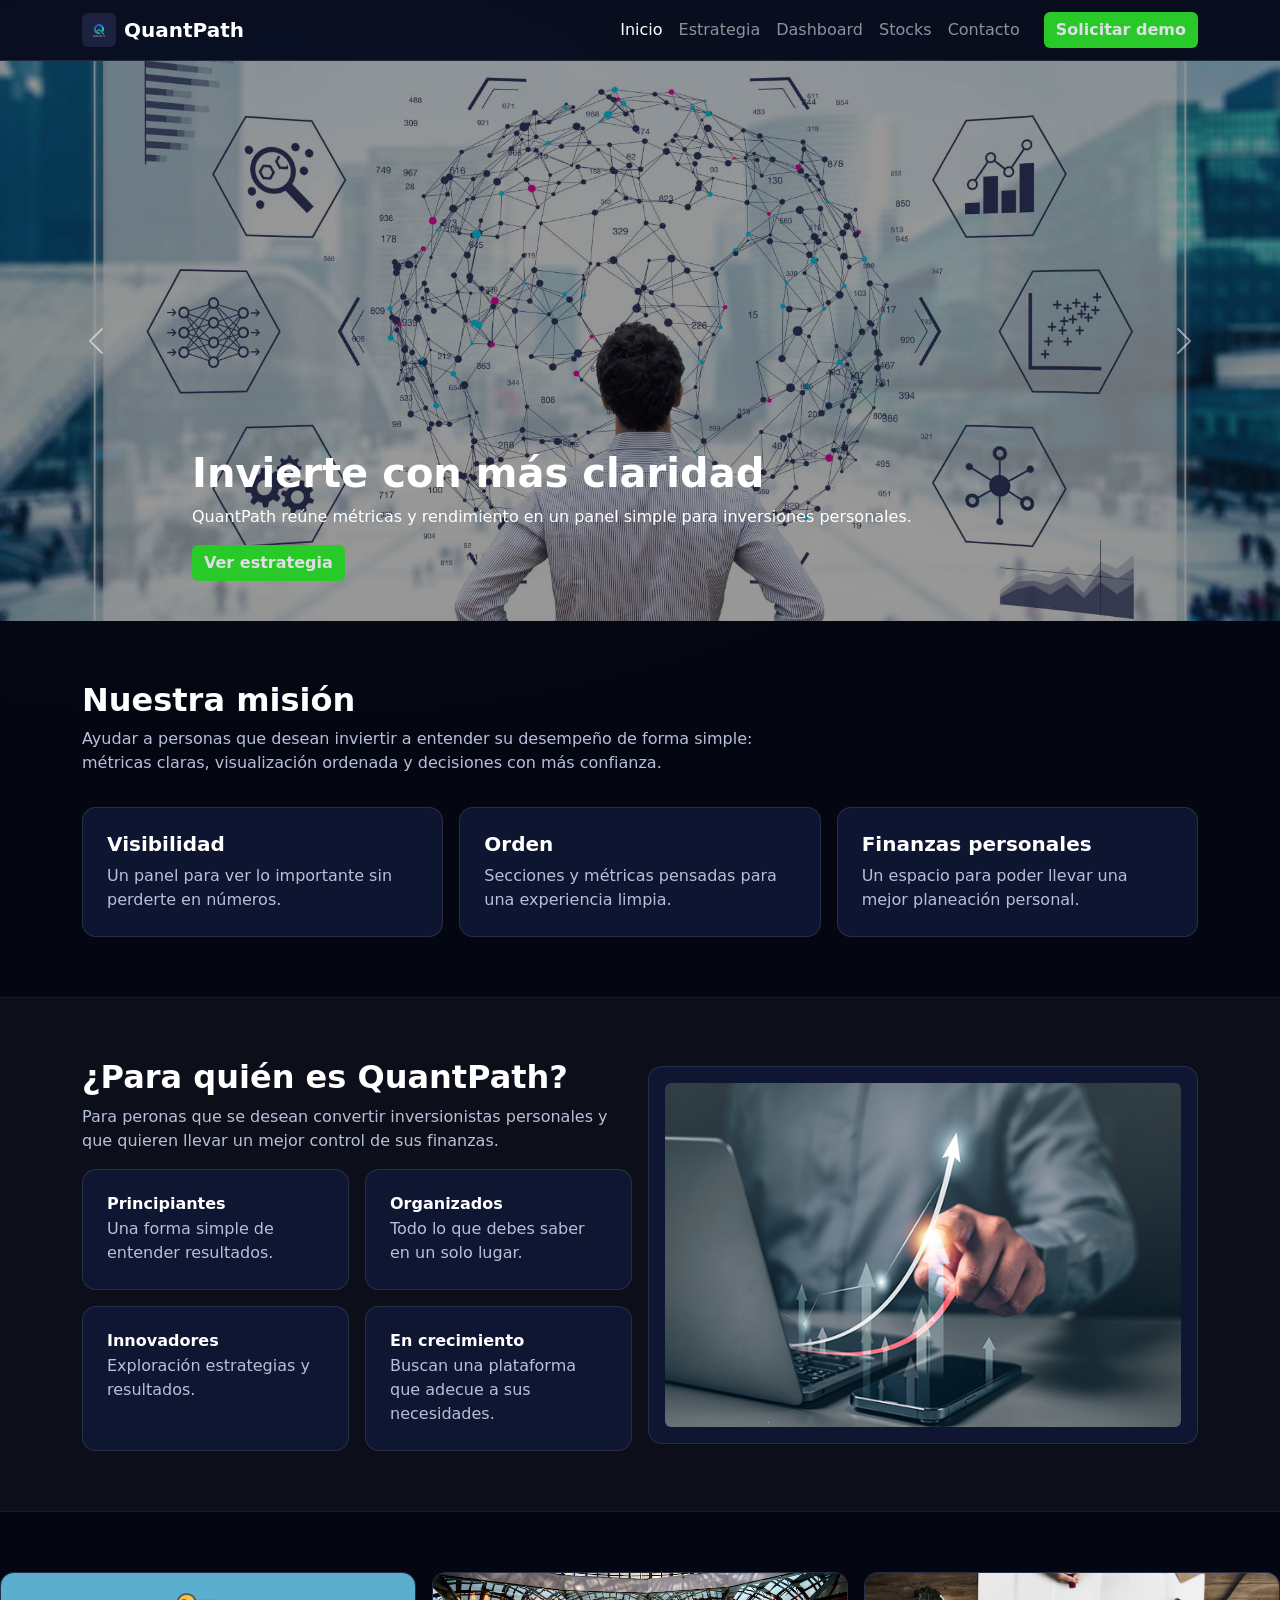
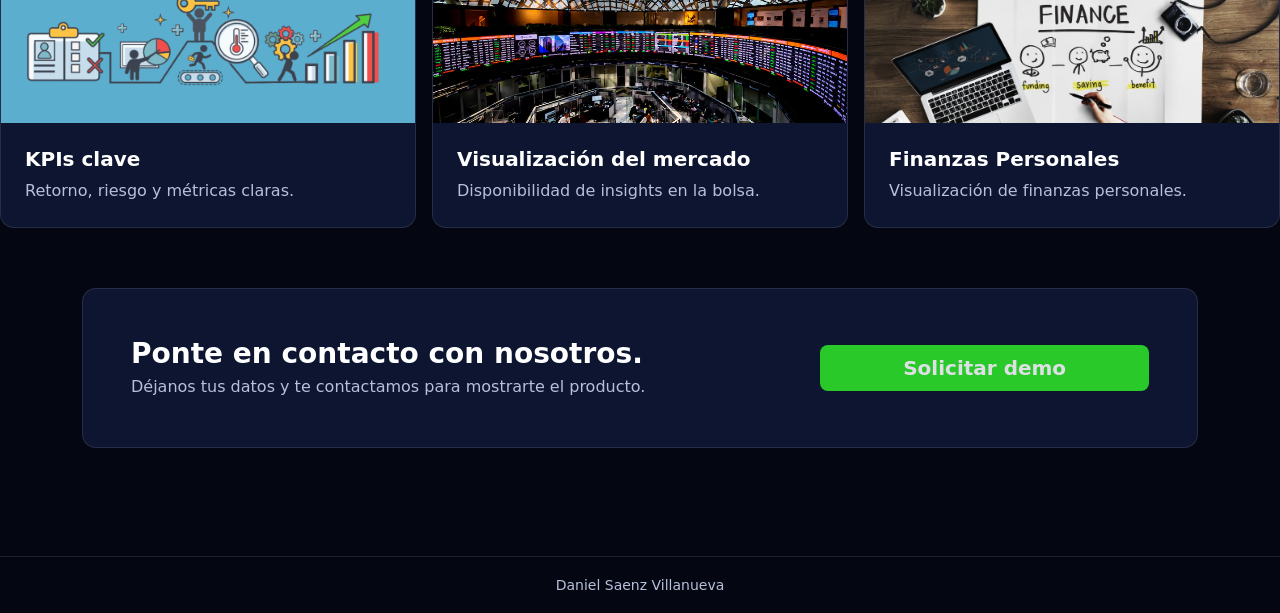
<file: index.html>
<!doctype html>
<html lang="es">
<head>
  <meta charset="utf-8">
  <meta name="viewport" content="width=device-width, initial-scale=1">
  <title>QuantPath </title>
  <!--Icono de la Pagina-->
  <link rel="shortcut icon" href="/img/logo.png" type="image/png">
  <!--Bootstrap-->
  <link href="https://cdn.jsdelivr.net/npm/bootstrap@5.3.3/dist/css/bootstrap.min.css" rel="stylesheet">
  <script src="https://cdn.jsdelivr.net/npm/bootstrap@5.3.3/dist/js/bootstrap.bundle.min.js"></script>
  <!--Link a CSS-->
  <link rel="stylesheet" href="css/styles.css">
</head>
<body>

<!-- NAVBAR -->
<nav class="navbar navbar-expand-lg navbar-dark sticky-top">
  <div class="container">
    <a class="navbar-brand fw-bold d-flex align-items-center gap-2" href="index.html">
      <img src="img/logo.png" alt="logo" width="34" height="34" class="rounded">
      QuantPath
    </a>

    <button class="navbar-toggler" type="button" data-bs-toggle="collapse" data-bs-target="#nav">
      <span class="navbar-toggler-icon"></span>
    </button>

    <div class="collapse navbar-collapse" id="nav">
      <ul class="navbar-nav ms-auto">
        <li class="nav-item"><a class="nav-link active" href="index.html">Inicio</a></li>
        <li class="nav-item"><a class="nav-link" href="estrategia.html">Estrategia</a></li>
        <li class="nav-item"><a class="nav-link" href="dashboard.html">Dashboard</a></li>
        <li class="nav-item"><a class="nav-link" href="stocks.html">Stocks</a></li>
        <li class="nav-item"><a class="nav-link" href="contacto.html">Contacto</a></li>
      </ul>

      <a class="btn btn-primary-qp ms-lg-3 mt-3 mt-lg-0" href="contacto.html">
        Solicitar demo
      </a>
    </div>
  </div>
</nav>

<!-- CAROUSEL -->
<header>
  <div id="carouselQP" class="carousel slide" data-bs-ride="carousel">
    <div class="carousel-inner">

      <div class="carousel-item active">
        <img src="img/analisis_datos.jpeg" class="d-block w-100 hero-img" alt="hero 1">
        <div class="carousel-caption text-start">
          <h1 class="fw-bold">Invierte con más claridad</h1>
          <p>
            QuantPath reúne métricas y rendimiento en un panel simple para inversiones personales.
          </p>
          <a class="btn btn-primary-qp" href="estrategia.html">Ver estrategia</a>
        </div>
      </div>

      <div class="carousel-item">
        <img src="img/stocks.jpg" class="d-block w-100 hero-img" alt="hero 2">
        <div class="carousel-caption">
          <h2 class="fw-bold">Métricas que se entienden</h2>
          <p>
            KPIs claros y una vista ordenada. 
          </p>
          <a class="btn btn-outline-light" href="dashboard.html">Ver dashboard</a>
        </div>
      </div>

      <div class="carousel-item">
        <img src="img/inversion.png" class="d-block w-100 hero-img" alt="hero 3">
        <div class="carousel-caption text-end">
          <h2 class="fw-bold">Herramienta para gestionar tu dinero</h2>
          <p>
            Un espacio para tus finanzas y análisis del mercado.
          </p>
          <a class="btn btn-outline-light" href="stocks.html">Explorar stocks</a>
        </div>
      </div>

    </div>

    <button class="carousel-control-prev" type="button" data-bs-target="#carouselQP" data-bs-slide="prev">
      <span class="carousel-control-prev-icon"></span>
      <span class="visually-hidden">Anterior</span>
    </button>
    <button class="carousel-control-next" type="button" data-bs-target="#carouselQP" data-bs-slide="next">
      <span class="carousel-control-next-icon"></span>
      <span class="visually-hidden">Siguiente</span>
    </button>
  </div>
</header>

<!-- MISIÓN-->
<section class="section">
  <div class="container">
    <div class="row align-items-end mb-3">
      <div class="col-lg-8">
        <h2 class="fw-bold">Nuestra misión</h2>
        <p class="text-muted-qp mb-0">
          Ayudar a personas que desean inviertir a entender su desempeño de forma simple:
          métricas claras, visualización ordenada y decisiones con más confianza.
        </p>
      </div>
    </div>

    <div class="row g-3 mt-1">
      <div class="col-md-4">
        <div class="card-qp p-4 h-100">
          <h5 class="fw-bold">Visibilidad</h5>
          <p class="text-muted-qp mb-0">
            Un panel para ver lo importante sin perderte en números.
          </p>
        </div>
      </div>
      <div class="col-md-4">
        <div class="card-qp p-4 h-100">
          <h5 class="fw-bold">Orden</h5>
          <p class="text-muted-qp mb-0">
            Secciones y métricas pensadas para una experiencia limpia.
          </p>
        </div>
      </div>
      <div class="col-md-4">
        <div class="card-qp p-4 h-100">
          <h5 class="fw-bold">Finanzas personales</h5>
          <p class="text-muted-qp mb-0">
            Un espacio para poder llevar una mejor planeación personal.
          </p>
        </div>
      </div>
    </div>

  </div>
</section>

<!-- PARA QUIÉN ES -->
<section class="section alt-section">
  <div class="container">
    <div class="row g-3 align-items-center">
      <div class="col-lg-6">
        <h2 class="fw-bold">¿Para quién es QuantPath?</h2>
        <p class="text-muted-qp">
          Para peronas que se desean convertir inversionistas personales y que quieren llevar un mejor control de sus finanzas.
        </p>

        <div class="row g-3">
          <div class="col-sm-6">
            <div class="card-qp p-4 h-100">
              <h6 class="fw-bold mb-1">Principiantes</h6>
              <p class="text-muted-qp mb-0">Una forma simple de entender resultados.</p>
            </div>
          </div>
          <div class="col-sm-6">
            <div class="card-qp p-4 h-100">
              <h6 class="fw-bold mb-1">Organizados</h6>
              <p class="text-muted-qp mb-0">Todo lo que debes saber en un solo lugar.</p>
            </div>
          </div>
          <div class="col-sm-6">
            <div class="card-qp p-4 h-100">
              <h6 class="fw-bold mb-1">Innovadores</h6>
              <p class="text-muted-qp mb-0">Exploración estrategias y resultados.</p>
            </div>
          </div>
          <div class="col-sm-6">
            <div class="card-qp p-4 h-100">
              <h6 class="fw-bold mb-1">En crecimiento</h6>
              <p class="text-muted-qp mb-0">Buscan una plataforma que adecue a sus necesidades.</p>
            </div>
          </div>
        </div>
      </div>

      <div class="col-lg-6">
        <div class="card-qp p-3">
          <img src="img/inv_personal.jpg" class="img-fluid rounded" alt="app">
        </div>
      </div>
    </div>
  </div>
</section>

<!-- FEATURES -->
<section class="section">
  <div class="row g-3">
  <!-- Card 1 -->
  <div class="col-md-4">
    <div class="card-qp h-100 overflow-hidden">
      <img src="img/kpi.png" class="w-100 feature-img" alt="KPIs">
      <div class="p-4">
        <h5 class="fw-bold">KPIs clave</h5>
        <p class="text-muted-qp mb-0">Retorno, riesgo y métricas claras.</p>
      </div>
    </div>
  </div>

  <!-- Card 2 -->
  <div class="col-md-4">
    <div class="card-qp h-100 overflow-hidden">
      <img src="img/mercado.avif" class="w-100 feature-img" alt="Mercado">
      <div class="p-4">
        <h5 class="fw-bold">Visualización del mercado</h5>
        <p class="text-muted-qp mb-0">Disponibilidad de insights en la bolsa.</p>
      </div>
    </div>
  </div>

  <!-- Card 3 -->
  <div class="col-md-4">
    <div class="card-qp h-100 overflow-hidden">
      <img src="img/finanzas-personales.jpeg" class="w-100 feature-img" alt="Finanzas Personales">
      <div class="p-4">
        <h5 class="fw-bold">Finanzas Personales</h5>
        <p class="text-muted-qp mb-0">Visualización de finanzas personales.</p>
      </div>
    </div>
  </div>
</div>
</section>

<!-- Contacto -->
<section class="section pt-0">
  <div class="container">
    <div class="card-qp p-4 p-lg-5">
      <div class="row align-items-center g-3">
        <div class="col-lg-8">
          <h3 class="fw-bold mb-1">Ponte en contacto con nosotros.</h3>
          <p class="text-muted-qp mb-0">
            Déjanos tus datos y te contactamos para mostrarte el producto.
          </p>
        </div>
        <div class="col-lg-4 text-lg-end">
          <a class="btn btn-primary-qp btn-lg w-100 w-lg-auto" href="contacto.html">
            Solicitar demo
          </a>
        </div>
      </div>
    </div>
  </div>
</section>
<!--Footer-->
  <footer class="text-center py-3 mt-5" style="border-top: 1px solid rgba(255,255,255,.1);">
    <div class="container">
        <small class="text-muted-qp">
        Daniel Saenz Villanueva
        </small>
        </div>
    </footer>
</body>
</html>
</file>
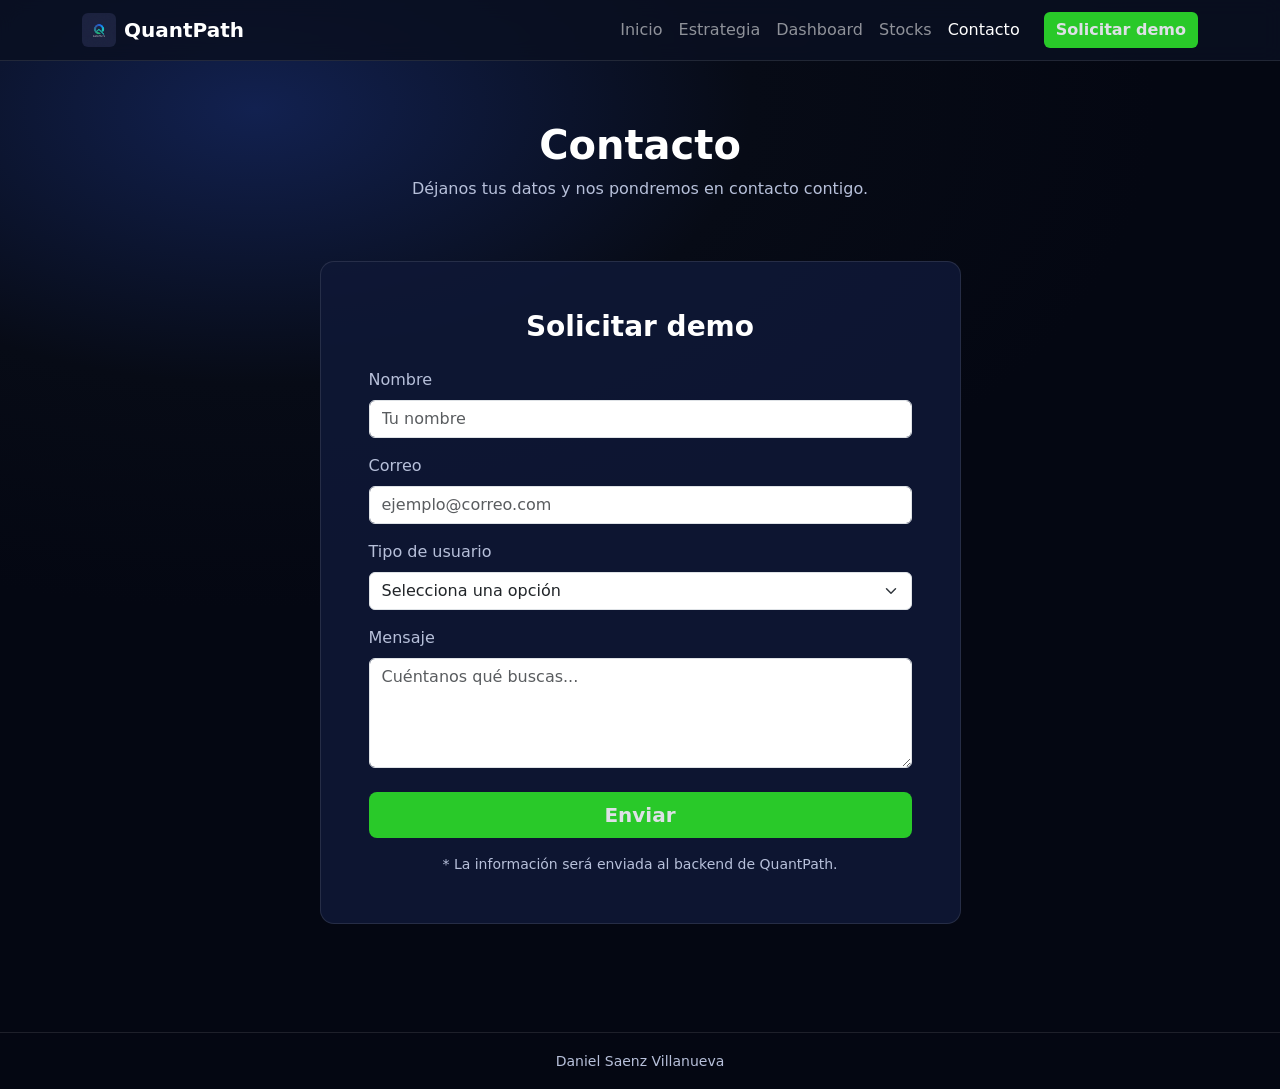
<file: contacto.html>
<!doctype html>
<html lang="es">
<head>
  <meta charset="utf-8">
  <meta name="viewport" content="width=device-width, initial-scale=1">
  <title>QuantPath </title>
  <!--Icono de la Pagina-->
  <link rel="shortcut icon" href="/img/logo.png" type="image/png">
  <!--Bootstrap-->
  <link href="https://cdn.jsdelivr.net/npm/bootstrap@5.3.3/dist/css/bootstrap.min.css" rel="stylesheet">
  <script src="https://cdn.jsdelivr.net/npm/bootstrap@5.3.3/dist/js/bootstrap.bundle.min.js"></script>
  <!--Link a CSS-->
  <link rel="stylesheet" href="css/styles.css">
</head>
<body>

<!-- NAVBAR -->
<nav class="navbar navbar-expand-lg navbar-dark sticky-top">
  <div class="container">
    <a class="navbar-brand fw-bold d-flex align-items-center gap-2" href="index.html">
      <img src="img/logo.png" alt="logo" width="34" height="34" class="rounded">
      QuantPath
    </a>

    <button class="navbar-toggler" type="button" data-bs-toggle="collapse" data-bs-target="#nav">
      <span class="navbar-toggler-icon"></span>
    </button>

    <div class="collapse navbar-collapse" id="nav">
      <ul class="navbar-nav ms-auto">
        <li class="nav-item"><a class="nav-link" href="index.html">Inicio</a></li>
        <li class="nav-item"><a class="nav-link" href="estrategia.html">Estrategia</a></li>
        <li class="nav-item"><a class="nav-link" href="dashboard.html">Dashboard</a></li>
        <li class="nav-item"><a class="nav-link" href="stocks.html">Stocks</a></li>
        <li class="nav-item"><a class="nav-link active" href="contacto.html">Contacto</a></li>
      </ul>

      <a class="btn btn-primary-qp ms-lg-3 mt-3 mt-lg-0" href="contacto.html">
        Solicitar demo
      </a>
    </div>
  </div>
</nav>

<!-- ENCABEZADO CONTACTO -->
<header class="section">
  <div class="container text-center">
    <h1 class="fw-bold">Contacto</h1>
    <p class="text-muted-qp mb-0">
      Déjanos tus datos y nos pondremos en contacto contigo.
    </p>
  </div>
</header>

<!-- FORMULARIO -->
<section class="section pt-0">
  <div class="container">
    <div class="row justify-content-center">

      <div class="col-lg-7 col-md-9">
        <div class="card-qp p-4 p-lg-5">
          <h3 class="fw-bold mb-4 text-center">Solicitar demo</h3>

          <form id="formContacto">
  <!-- Nombre -->
  <div class="mb-3">
    <label class="form-label text-muted-qp">Nombre</label>
    <input type="text" id="nombre" class="form-control" placeholder="Tu nombre" required>
  </div>

  <!-- Correo -->
  <div class="mb-3">
    <label class="form-label text-muted-qp">Correo</label>
    <input type="email" id="correo" class="form-control" placeholder="ejemplo@correo.com" required>
  </div>

  <!-- Tipo de usuario -->
  <div class="mb-3">
    <label class="form-label text-muted-qp">Tipo de usuario</label>
    <select id="tipoUsuario" class="form-select" required>
      <option value="" selected disabled>Selecciona una opción</option>
      <option>Principiante</option>
      <option>Inversionista personal</option>
      <option>Curioso del mercado</option>
      <option>Otro</option>
    </select>
  </div>

  <!-- Mensaje -->
  <div class="mb-4">
    <label class="form-label text-muted-qp">Mensaje</label>
    <textarea id="mensaje" class="form-control" rows="4" placeholder="Cuéntanos qué buscas..." required></textarea>
  </div>

  <!-- Botón -->
  <button type="submit" class="btn btn-primary-qp w-100 btn-lg">
    Enviar
  </button>

  <p class="text-muted-qp small mt-3 mb-0 text-center">
    * La información será enviada al backend de QuantPath.
  </p>
</form>

        </div>
      </div>

    </div>
  </div>
</section>

<!--Footer-->
<footer class="text-center py-3 mt-5" style="border-top: 1px solid rgba(255,255,255,.1);">
  <div class="container">
    <small class="text-muted-qp">
      Daniel Saenz Villanueva
    </small>
  </div>
</footer>

<!-- JS Contacto -->
<script src="js/contacto.js"></script>

</body>
</html>
</file>
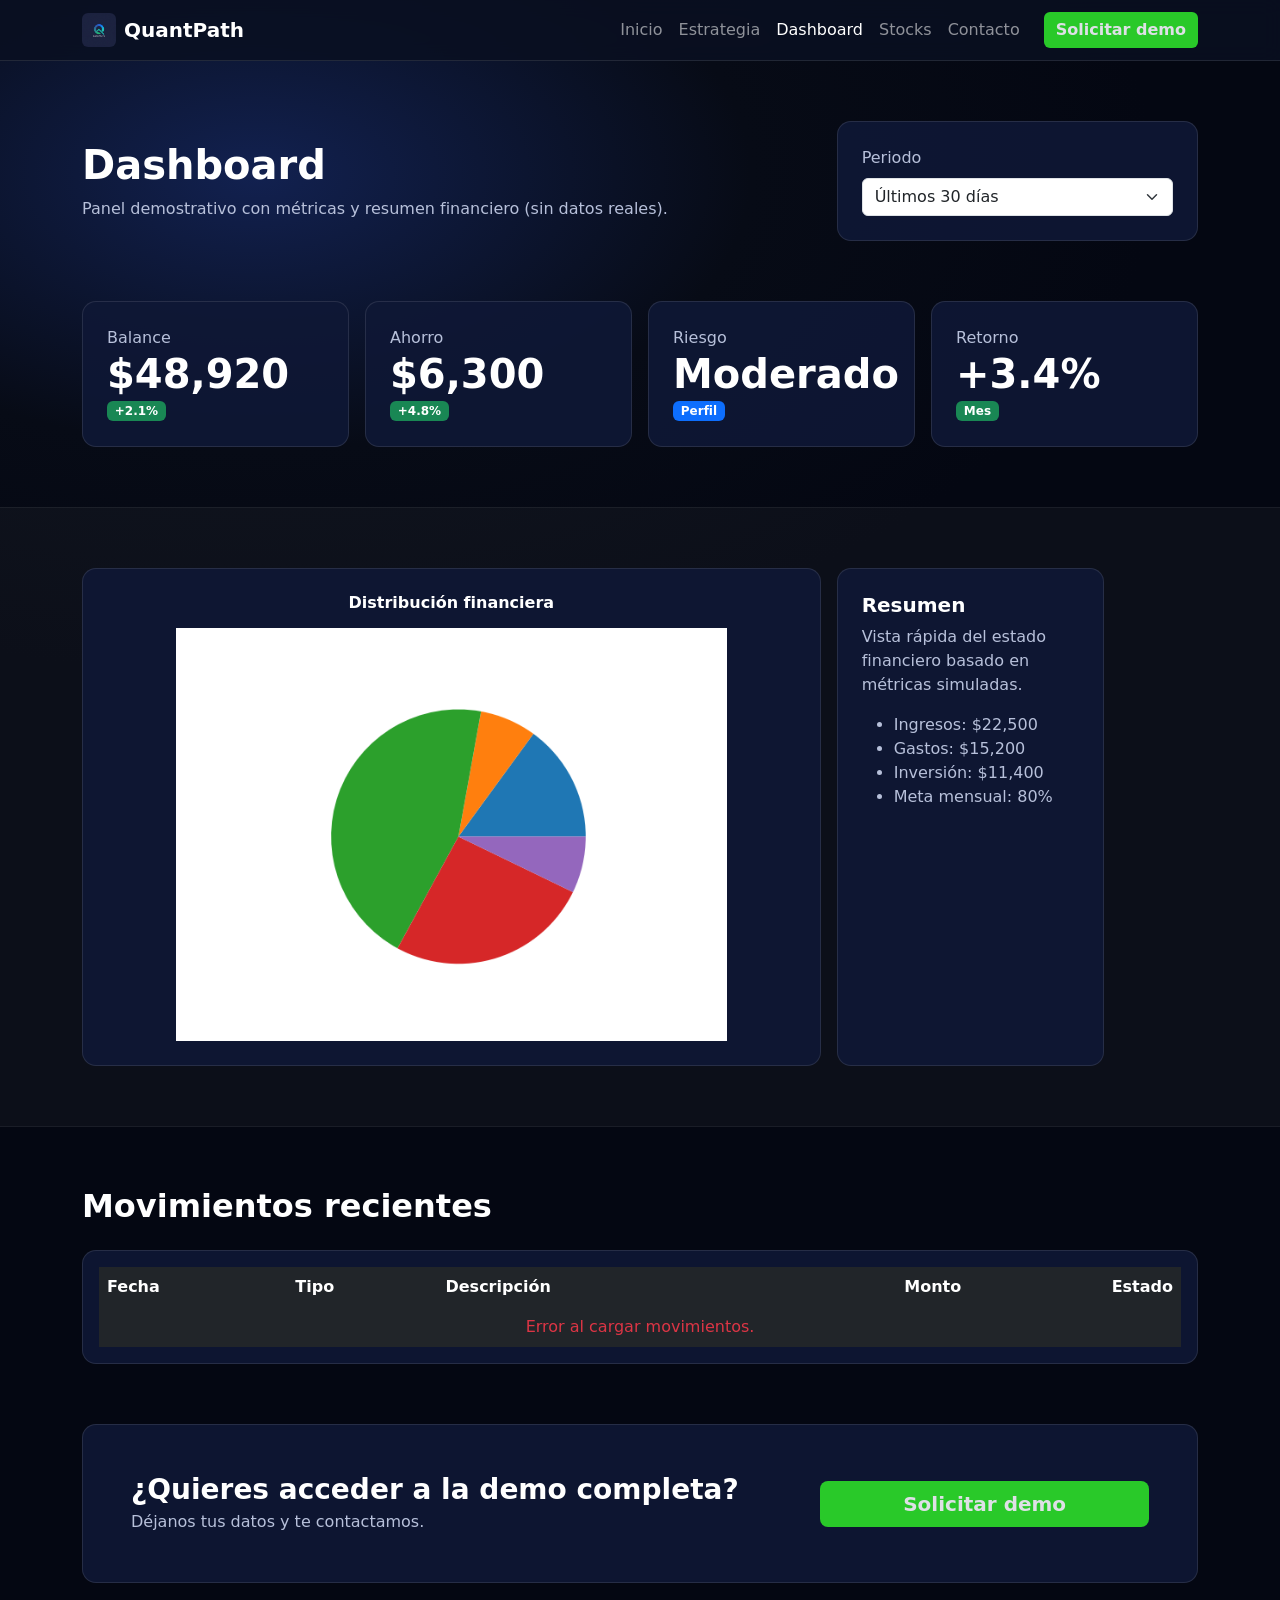
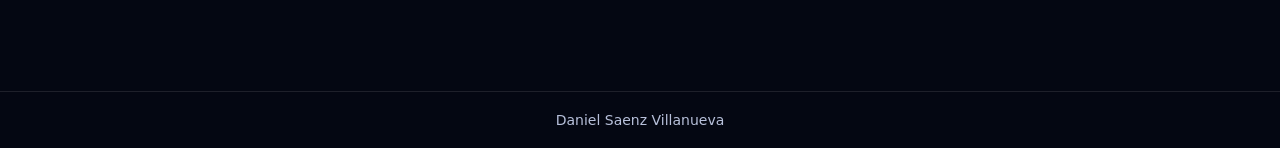
<file: dashboard.html>
<!doctype html>
<html lang="es">
<head>
  <meta charset="utf-8">
  <meta name="viewport" content="width=device-width, initial-scale=1">
  <title>QuantPath </title>
  <!--Icono de la Pagina-->
  <link rel="shortcut icon" href="/img/logo.png" type="image/png">
  <!--Bootstrap-->
  <link href="https://cdn.jsdelivr.net/npm/bootstrap@5.3.3/dist/css/bootstrap.min.css" rel="stylesheet">
  <script src="https://cdn.jsdelivr.net/npm/bootstrap@5.3.3/dist/js/bootstrap.bundle.min.js"></script>
  <!--Link a CSS-->
  <link rel="stylesheet" href="css/styles.css">
</head>
<body>

<!-- NAVBAR -->
<nav class="navbar navbar-expand-lg navbar-dark sticky-top">
  <div class="container">
    <a class="navbar-brand fw-bold d-flex align-items-center gap-2" href="index.html">
      <img src="img/logo.png" alt="logo" width="34" height="34" class="rounded">
      QuantPath
    </a>

    <button class="navbar-toggler" type="button" data-bs-toggle="collapse" data-bs-target="#nav">
      <span class="navbar-toggler-icon"></span>
    </button>

    <div class="collapse navbar-collapse" id="nav">
      <ul class="navbar-nav ms-auto">
        <li class="nav-item"><a class="nav-link" href="index.html">Inicio</a></li>
        <li class="nav-item"><a class="nav-link" href="estrategia.html">Estrategia</a></li>
        <li class="nav-item"><a class="nav-link active" href="dashboard.html">Dashboard</a></li>
        <li class="nav-item"><a class="nav-link" href="stocks.html">Stocks</a></li>
        <li class="nav-item"><a class="nav-link" href="contacto.html">Contacto</a></li>
      </ul>

      <a class="btn btn-primary-qp ms-lg-3 mt-3 mt-lg-0" href="contacto.html">
        Solicitar demo
      </a>
    </div>
  </div>
</nav>

<!-- ENCABEZADO -->
<header class="section">
  <div class="container">
    <div class="row align-items-center g-3">
      <div class="col-lg-8">
        <h1 class="fw-bold">Dashboard</h1>
        <p class="text-muted-qp mb-0">
          Panel demostrativo con métricas y resumen financiero (sin datos reales).
        </p>
      </div>

      <div class="col-lg-4">
        <div class="card-qp p-4">
          <label class="form-label text-muted-qp mb-2">Periodo</label>
          <select class="form-select">
            <option selected>Últimos 30 días</option>
            <option>Últimos 7 días</option>
            <option>Este mes</option>
            <option>Este año</option>
          </select>
        </div>
      </div>
    </div>
  </div>
</header>

<!-- KPIS -->
<section class="section pt-0">
  <div class="container">
    <div class="row g-3">

      <div class="col-md-3">
        <div class="card-qp p-4 h-100">
          <div class="text-muted-qp">Balance</div>
          <div class="display-6 fw-bold">$48,920</div>
          <span class="badge bg-success">+2.1%</span>
        </div>
      </div>

      <div class="col-md-3">
        <div class="card-qp p-4 h-100">
          <div class="text-muted-qp">Ahorro</div>
          <div class="display-6 fw-bold">$6,300</div>
          <span class="badge bg-success">+4.8%</span>
        </div>
      </div>

      <div class="col-md-3">
        <div class="card-qp p-4 h-100">
          <div class="text-muted-qp">Riesgo</div>
          <div class="display-6 fw-bold">Moderado</div>
          <span class="badge bg-primary">Perfil</span>
        </div>
      </div>

      <div class="col-md-3">
        <div class="card-qp p-4 h-100">
          <div class="text-muted-qp">Retorno</div>
          <div class="display-6 fw-bold">+3.4%</div>
          <span class="badge bg-success">Mes</span>
        </div>
      </div>

    </div>
  </div>
</section>

<!-- GRAFICA-->
<section class="section alt-section">
  <div class="container">
    <div class="row g-3 align-items-stretch">

      <div class="col-lg-8">
          <div class="card-qp p-4 text-center">
            <h6 class="fw-bold mb-3">Distribución financiera</h6>
            <img src="img/grafica.png" class="img-fluid mx-auto d-block" 
              alt="Gráfica demo" style="max-width: 80%;">
            </div>
      </div>

      <div class="col-lg-3">
        <div class="card-qp p-4 h-100 justify-content-center">
          <h5 class="fw-bold">Resumen</h5>
          <p class="text-muted-qp">
            Vista rápida del estado financiero basado en métricas simuladas.
          </p>

          <ul class="text-muted-qp mb-0">
            <li>Ingresos: $22,500</li>
            <li>Gastos: $15,200</li>
            <li>Inversión: $11,400</li>
            <li>Meta mensual: 80%</li>
          </ul>
        </div>
      </div>

    </div>
  </div>
</section>

<!-- MOVIMIENTOS -->
<section class="section">
  <div class="container">
    <div class="row mb-3">
      <div class="col-lg-8">
        <h2 class="fw-bold">Movimientos recientes</h2>
      </div>
    </div>

    <div class="card-qp p-3">
      <div class="table-responsive">
        <table class="table table-dark table-borderless align-middle mb-0">
          <thead>
            <tr class="text-muted-qp">
              <th>Fecha</th>
              <th>Tipo</th>
              <th>Descripción</th>
              <th class="text-end">Monto</th>
              <th class="text-end">Estado</th>
            </tr>
          </thead>
          <tbody id="movimientosBody">
            <tr>
              <td colspan="5" class="text-center text-muted-qp">
                 Cargando movimientos...
              </td>
            </tr>
          </tbody>
        </table>
      </div>
    </div>

  </div>
</section>

<!-- CTA -->
<section class="section pt-0">
  <div class="container">
    <div class="card-qp p-4 p-lg-5">
      <div class="row align-items-center g-3">
        <div class="col-lg-8">
          <h3 class="fw-bold mb-1">¿Quieres acceder a la demo completa?</h3>
          <p class="text-muted-qp mb-0">
            Déjanos tus datos y te contactamos.
          </p>
        </div>
        <div class="col-lg-4 text-lg-end">
          <a class="btn btn-primary-qp btn-lg w-100 w-lg-auto" href="contacto.html">
            Solicitar demo
          </a>
        </div>
      </div>
    </div>
  </div>
</section>

<!--Footer-->
<footer class="text-center py-3 mt-5" style="border-top: 1px solid rgba(255,255,255,.1);">
  <div class="container">
    <small class="text-muted-qp">
      Daniel Saenz Villanueva
    </small>
  </div>
</footer>

<!-- JS Dashboard -->
<script src="js/dashboard.js"></script>

</body>
</html>
</file>
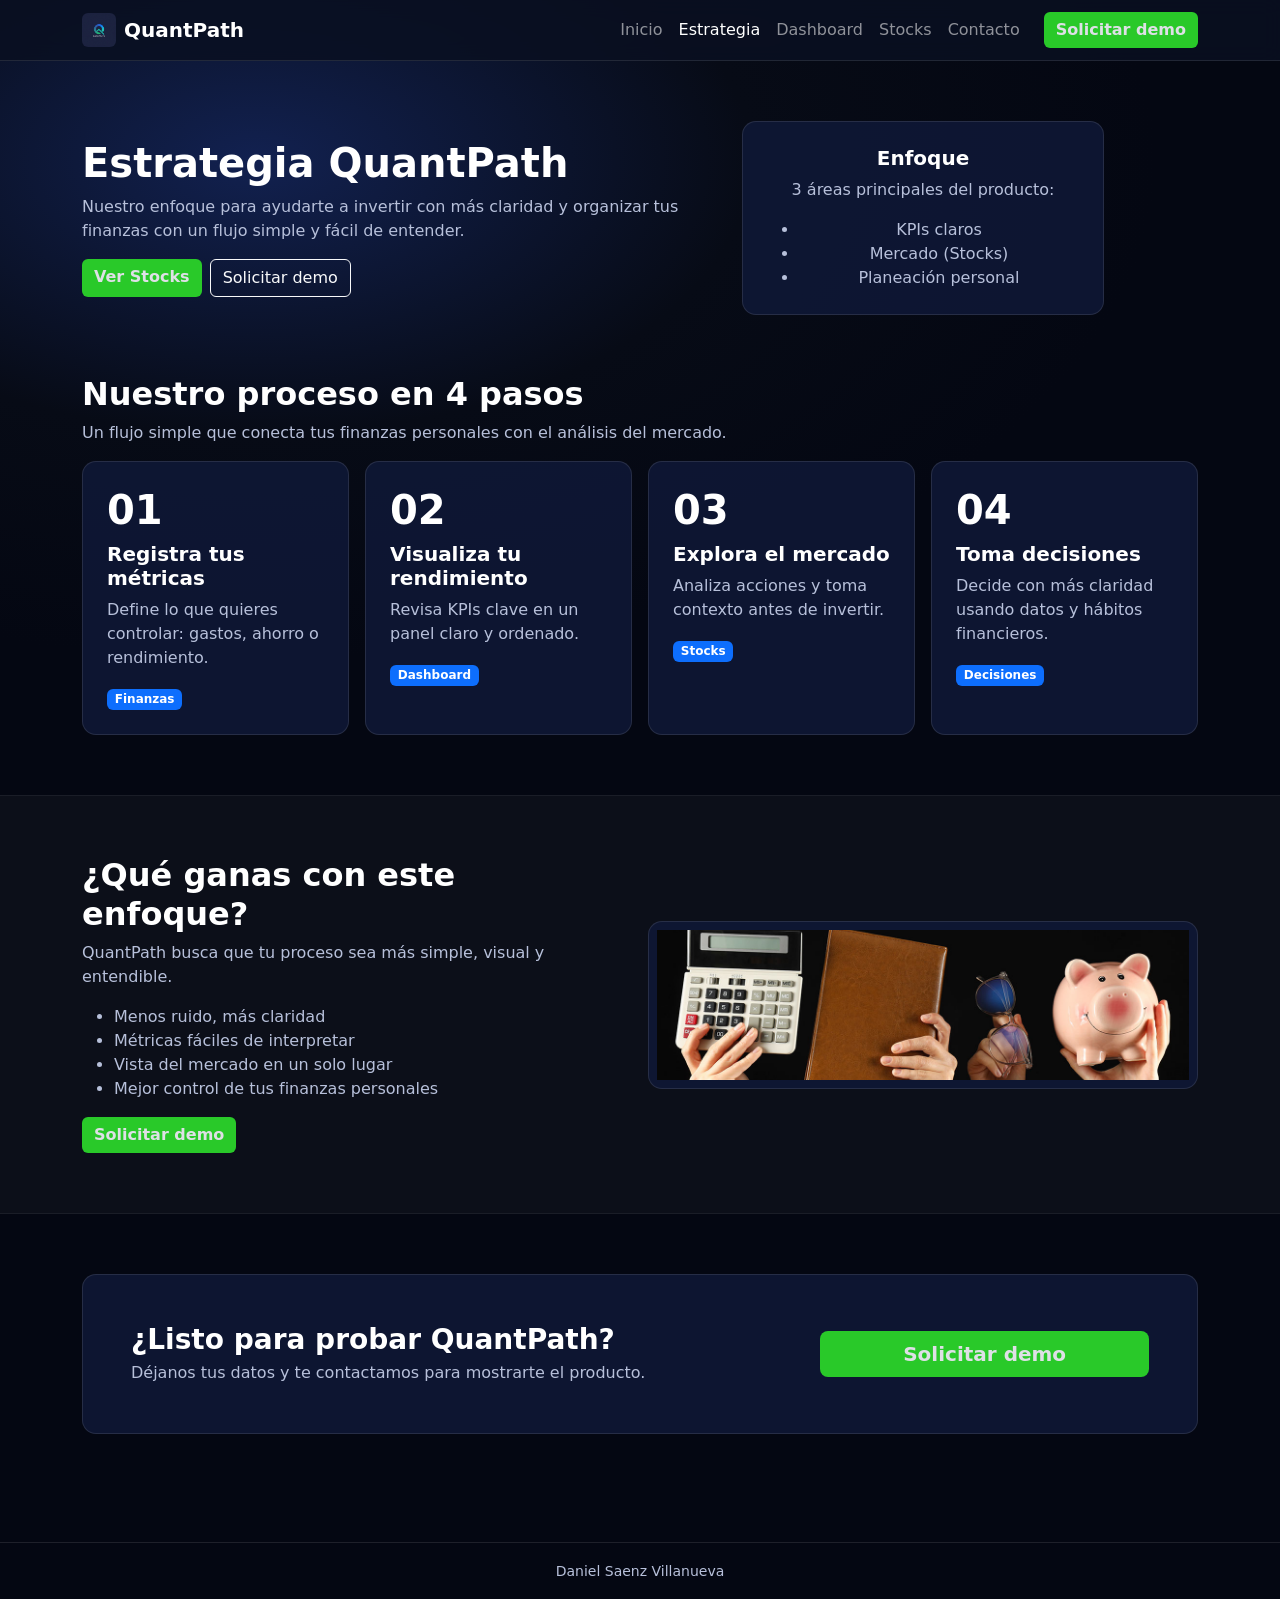
<file: estrategia.html>
<!doctype html>
<html lang="es">
<head>
  <meta charset="utf-8">
  <meta name="viewport" content="width=device-width, initial-scale=1">
  <title>QuantPath </title>
  <!--Icono de la Pagina-->
  <link rel="shortcut icon" href="/img/logo.png" type="image/png">
  <!--Bootstrap-->
  <link href="https://cdn.jsdelivr.net/npm/bootstrap@5.3.3/dist/css/bootstrap.min.css" rel="stylesheet">
  <script src="https://cdn.jsdelivr.net/npm/bootstrap@5.3.3/dist/js/bootstrap.bundle.min.js"></script>
  <!--Link a CSS-->
  <link rel="stylesheet" href="css/styles.css">
</head>
<body>

<!-- NAVBAR -->
<nav class="navbar navbar-expand-lg navbar-dark sticky-top">
  <div class="container">
    <a class="navbar-brand fw-bold d-flex align-items-center gap-2" href="index.html">
      <img src="img/logo.png" alt="logo" width="34" height="34" class="rounded">
      QuantPath
    </a>

    <button class="navbar-toggler" type="button" data-bs-toggle="collapse" data-bs-target="#nav">
      <span class="navbar-toggler-icon"></span>
    </button>

    <div class="collapse navbar-collapse" id="nav">
      <ul class="navbar-nav ms-auto">
        <li class="nav-item"><a class="nav-link" href="index.html">Inicio</a></li>
        <li class="nav-item"><a class="nav-link active" href="estrategia.html">Estrategia</a></li>
        <li class="nav-item"><a class="nav-link" href="dashboard.html">Dashboard</a></li>
        <li class="nav-item"><a class="nav-link" href="stocks.html">Stocks</a></li>
        <li class="nav-item"><a class="nav-link" href="contacto.html">Contacto</a></li>
      </ul>

      <a class="btn btn-primary-qp ms-lg-3 mt-3 mt-lg-0" href="contacto.html">
        Solicitar demo
      </a>
    </div>
  </div>
</nav>

<!-- ENCABEZADO -->
<header class="section">
  <div class="container">
    <div class="row align-items-center g-3">

      <div class="col-lg-7">
        <h1 class="fw-bold">Estrategia QuantPath</h1>
        <p class="text-muted-qp mb-3">
          Nuestro enfoque para ayudarte a invertir con más claridad y organizar tus finanzas
          con un flujo simple y fácil de entender.
        </p>

        <div class="d-flex gap-2 flex-wrap">
          <a class="btn btn-primary-qp" href="stocks.html">Ver Stocks</a>
          <a class="btn btn-outline-light" href="contacto.html">Solicitar demo</a>
        </div>
      </div>

      <div class="col-lg-4">
        <div class="card-qp p-4 text-center">
          <h5 class="fw-bold mb-2">Enfoque</h5>
          <p class="text-muted-qp mb-3">3 áreas principales del producto:</p>
          <ul class="text-muted-qp mb-0">
            <li>KPIs claros</li>
            <li>Mercado (Stocks)</li>
            <li>Planeación personal</li>
          </ul>
        </div>
      </div>

    </div>
  </div>
</header>

<!-- PASOS -->
<section class="section pt-0">
  <div class="container">
    <div class="row mb-3">
      <div class="col-lg-8">
        <h2 class="fw-bold">Nuestro proceso en 4 pasos</h2>
        <p class="text-muted-qp mb-0">
          Un flujo simple que conecta tus finanzas personales con el análisis del mercado.
        </p>
      </div>
    </div>

    <div class="row g-3">

      <!-- Paso 1 -->
      <div class="col-md-6 col-lg-3">
        <div class="card-qp p-4 h-100">
          <div class="display-6 fw-bold">01</div>
          <h5 class="fw-bold mt-2">Registra tus métricas</h5>
          <p class="text-muted-qp mb-3">
            Define lo que quieres controlar: gastos, ahorro o rendimiento.
          </p>
          <span class="badge text-bg-primary">Finanzas</span>
        </div>
      </div>

      <!-- Paso 2 -->
      <div class="col-md-6 col-lg-3">
        <div class="card-qp p-4 h-100">
          <div class="display-6 fw-bold">02</div>
          <h5 class="fw-bold mt-2">Visualiza tu rendimiento</h5>
          <p class="text-muted-qp mb-3">
            Revisa KPIs clave en un panel claro y ordenado.
          </p>
          <span class="badge text-bg-primary">Dashboard</span>
        </div>
      </div>

      <!-- Paso 3 -->
      <div class="col-md-6 col-lg-3">
        <div class="card-qp p-4 h-100">
          <div class="display-6 fw-bold">03</div>
          <h5 class="fw-bold mt-2">Explora el mercado</h5>
          <p class="text-muted-qp mb-3">
            Analiza acciones y toma contexto antes de invertir.
          </p>
          <span class="badge text-bg-primary">Stocks</span>
        </div>
      </div>

      <!-- Paso 4 -->
      <div class="col-md-6 col-lg-3">
        <div class="card-qp p-4 h-100">
          <div class="display-6 fw-bold">04</div>
          <h5 class="fw-bold mt-2">Toma decisiones</h5>
          <p class="text-muted-qp mb-3">
            Decide con más claridad usando datos y hábitos financieros.
          </p>
          <span class="badge text-bg-primary">Decisiones</span>
        </div>
      </div>

    </div>
  </div>
</section>

<!-- BENEFICIOS -->
<section class="section alt-section">
  <div class="container">
    <div class="row align-items-center g-3">

      <div class="col-lg-6">
        <h2 class="fw-bold">¿Qué ganas con este enfoque?</h2>
        <p class="text-muted-qp">
          QuantPath busca que tu proceso sea más simple, visual y entendible.
        </p>

        <ul class="text-muted-qp">
          <li>Menos ruido, más claridad</li>
          <li>Métricas fáciles de interpretar</li>
          <li>Vista del mercado en un solo lugar</li>
          <li>Mejor control de tus finanzas personales</li>
        </ul>

        <a class="btn btn-primary-qp" href="contacto.html">Solicitar demo</a>
      </div>

      <div class="col-lg-6">
        <div class="card-qp p-2 overflow-hidden">
          <img src="img/fin_per2.jpg" class="w-100 feature-img" alt="Estrategia QuantPath">
        </div>
      </div>

    </div>
  </div>
</section>

<!-- CTA FINAL -->
<section class="section">
  <div class="container">
    <div class="card-qp p-4 p-lg-5">
      <div class="row align-items-center g-3">
        <div class="col-lg-8">
          <h3 class="fw-bold mb-1">¿Listo para probar QuantPath?</h3>
          <p class="text-muted-qp mb-0">
            Déjanos tus datos y te contactamos para mostrarte el producto.
          </p>
        </div>
        <div class="col-lg-4 text-lg-end">
          <a class="btn btn-primary-qp btn-lg w-100 w-lg-auto" href="contacto.html">
            Solicitar demo
          </a>
        </div>
      </div>
    </div>
  </div>
</section>

<!--Footer-->
<footer class="text-center py-3 mt-5" style="border-top: 1px solid rgba(255,255,255,.1);">
  <div class="container">
    <small class="text-muted-qp">
      Daniel Saenz Villanueva
    </small>
  </div>
</footer>

</body>
</html>
</file>
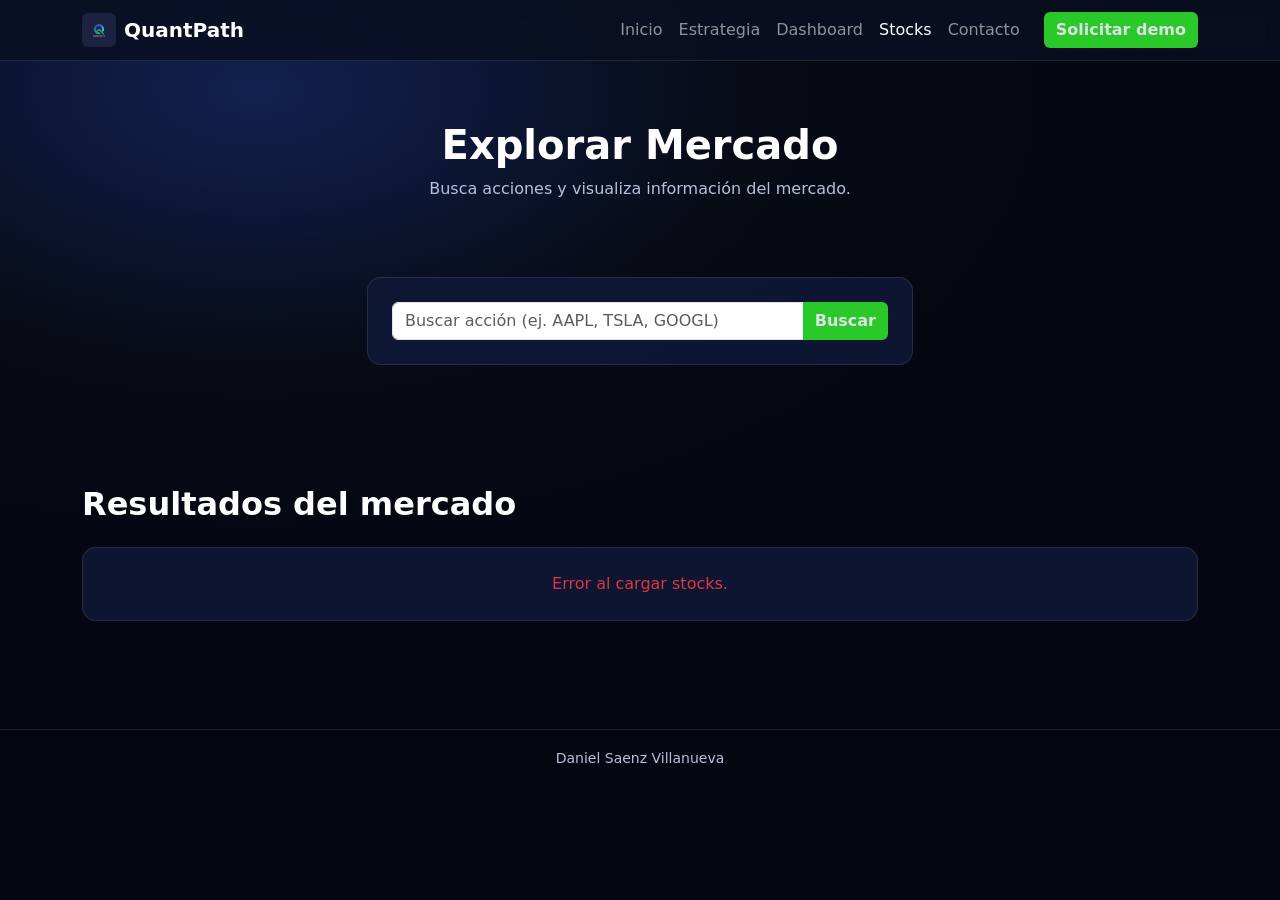
<file: stocks.html>
<!doctype html>
<html lang="es">
<head>
  <meta charset="utf-8">
  <meta name="viewport" content="width=device-width, initial-scale=1">
  <title>QuantPath </title>
  <!--Icono de la Pagina-->
  <link rel="shortcut icon" href="/img/logo.png" type="image/png">
  <!--Bootstrap-->
  <link href="https://cdn.jsdelivr.net/npm/bootstrap@5.3.3/dist/css/bootstrap.min.css" rel="stylesheet">
  <script src="https://cdn.jsdelivr.net/npm/bootstrap@5.3.3/dist/js/bootstrap.bundle.min.js"></script>
  <!--Link a CSS-->
  <link rel="stylesheet" href="css/styles.css">
</head>
<body>

<!-- NAVBAR -->
<nav class="navbar navbar-expand-lg navbar-dark sticky-top">
  <div class="container">
    <a class="navbar-brand fw-bold d-flex align-items-center gap-2" href="index.html">
      <img src="img/logo.png" alt="logo" width="34" height="34" class="rounded">
      QuantPath
    </a>

    <button class="navbar-toggler" type="button" data-bs-toggle="collapse" data-bs-target="#nav">
      <span class="navbar-toggler-icon"></span>
    </button>

    <div class="collapse navbar-collapse" id="nav">
      <ul class="navbar-nav ms-auto">
        <li class="nav-item"><a class="nav-link" href="index.html">Inicio</a></li>
        <li class="nav-item"><a class="nav-link" href="estrategia.html">Estrategia</a></li>
        <li class="nav-item"><a class="nav-link" href="dashboard.html">Dashboard</a></li>
        <li class="nav-item"><a class="nav-link active" href="stocks.html">Stocks</a></li>
        <li class="nav-item"><a class="nav-link" href="contacto.html">Contacto</a></li>
      </ul>

      <a class="btn btn-primary-qp ms-lg-3 mt-3 mt-lg-0" href="contacto.html">
        Solicitar demo
      </a>
    </div>
  </div>
</nav>

<!-- ENCABEZADO -->
<header class="section">
  <div class="container text-center">
    <h1 class="fw-bold">Explorar Mercado</h1>
    <p class="text-muted-qp">
      Busca acciones y visualiza información del mercado.
    </p>
  </div>
</header>

<!-- BUSCADOR -->
<section class="section pt-0">
  <div class="container">
    <div class="row justify-content-center">
      <div class="col-lg-6 col-md-8">

        <div class="card-qp p-4">
          <form>
            <div class="input-group">
              <input type="text" id="buscarStock" class="form-control" placeholder="Buscar acción (ej. AAPL, TSLA, GOOGL)">
              <button class="btn btn-primary-qp" type="button">
                Buscar
              </button>
            </div>
          </form>
        </div>

      </div>
    </div>
  </div>
</section>

<!-- RESULTADOS -->
<section class="section">
  <div class="container">

    <div class="row mb-3">
      <div class="col-lg-8">
        <h2 class="fw-bold">Resultados del mercado</h2>
      </div>
    </div>

    <div class="row g-3" id="stocksContainer">
      <div class="col-12">
         <div class="card-qp p-4 text-center">
            <p class="text-muted-qp mb-0">Cargando stocks...</p>
          </div>
      </div>
    </div>

  </div>
</section>

<!--Footer-->
<footer class="text-center py-3 mt-5" style="border-top: 1px solid rgba(255,255,255,.1);">
  <div class="container">
    <small class="text-muted-qp">
      Daniel Saenz Villanueva
    </small>
  </div>
</footer>

<!-- JS Stocks -->
<script src="js/stocks.js"></script>

</body>
</html>
</file>
<file: css/styles.css>
:root{
  --bg: #070b16;
  --nav: #0a1022;
  --card: #0f1836;
  --border: rgba(255,255,255,.10);
  --text: #ffffff;
  --muted: #b7c0da;
  --primary: #3b82f6;  
  --primary2: #60a5fa;
  --secondary: rgb(41, 201, 41);  
}

body{
  background: radial-gradient(900px 500px at 20% 10%, #122150 0%, var(--bg) 55%, #040712 100%);
  color: var(--text);
}

.navbar{
  background: rgba(10, 16, 34, .85);
  border-bottom: 1px solid var(--border);
  backdrop-filter: blur(10px);
}

.section{
  padding: 60px 0;
}

.card-qp{
  background: rgba(15, 24, 54, .90);
  border: 1px solid var(--border);
  border-radius: 14px;
}

.text-muted-qp{
  color: var(--muted);
}

.btn-primary-qp{
  background: var(--secondary);
  border: none;
  color: #dee0e6;
  font-weight: 800;
}
.btn-primary-qp:hover{
  background: var(--primary2);
  color: #081027;
}

.hero-img{
  height: 560px;
  object-fit: cover;
  filter: brightness(.60);
}

.hr-qp{
  border-top: 1px solid rgba(255,255,255,.14);
  opacity: 1;
}

.alt-section{
  background: rgba(255,255,255,.03);
  border-top: 1px solid rgba(255,255,255,.06);
  border-bottom: 1px solid rgba(255,255,255,.06);
}

.feature-img{
  height: 150px;  
  object-fit: cover;
  display: block;
}

body {
  min-height: 100vh;
  display: flex;
  flex-direction: column;
}

footer {
  margin-top: auto;
}
</file>
